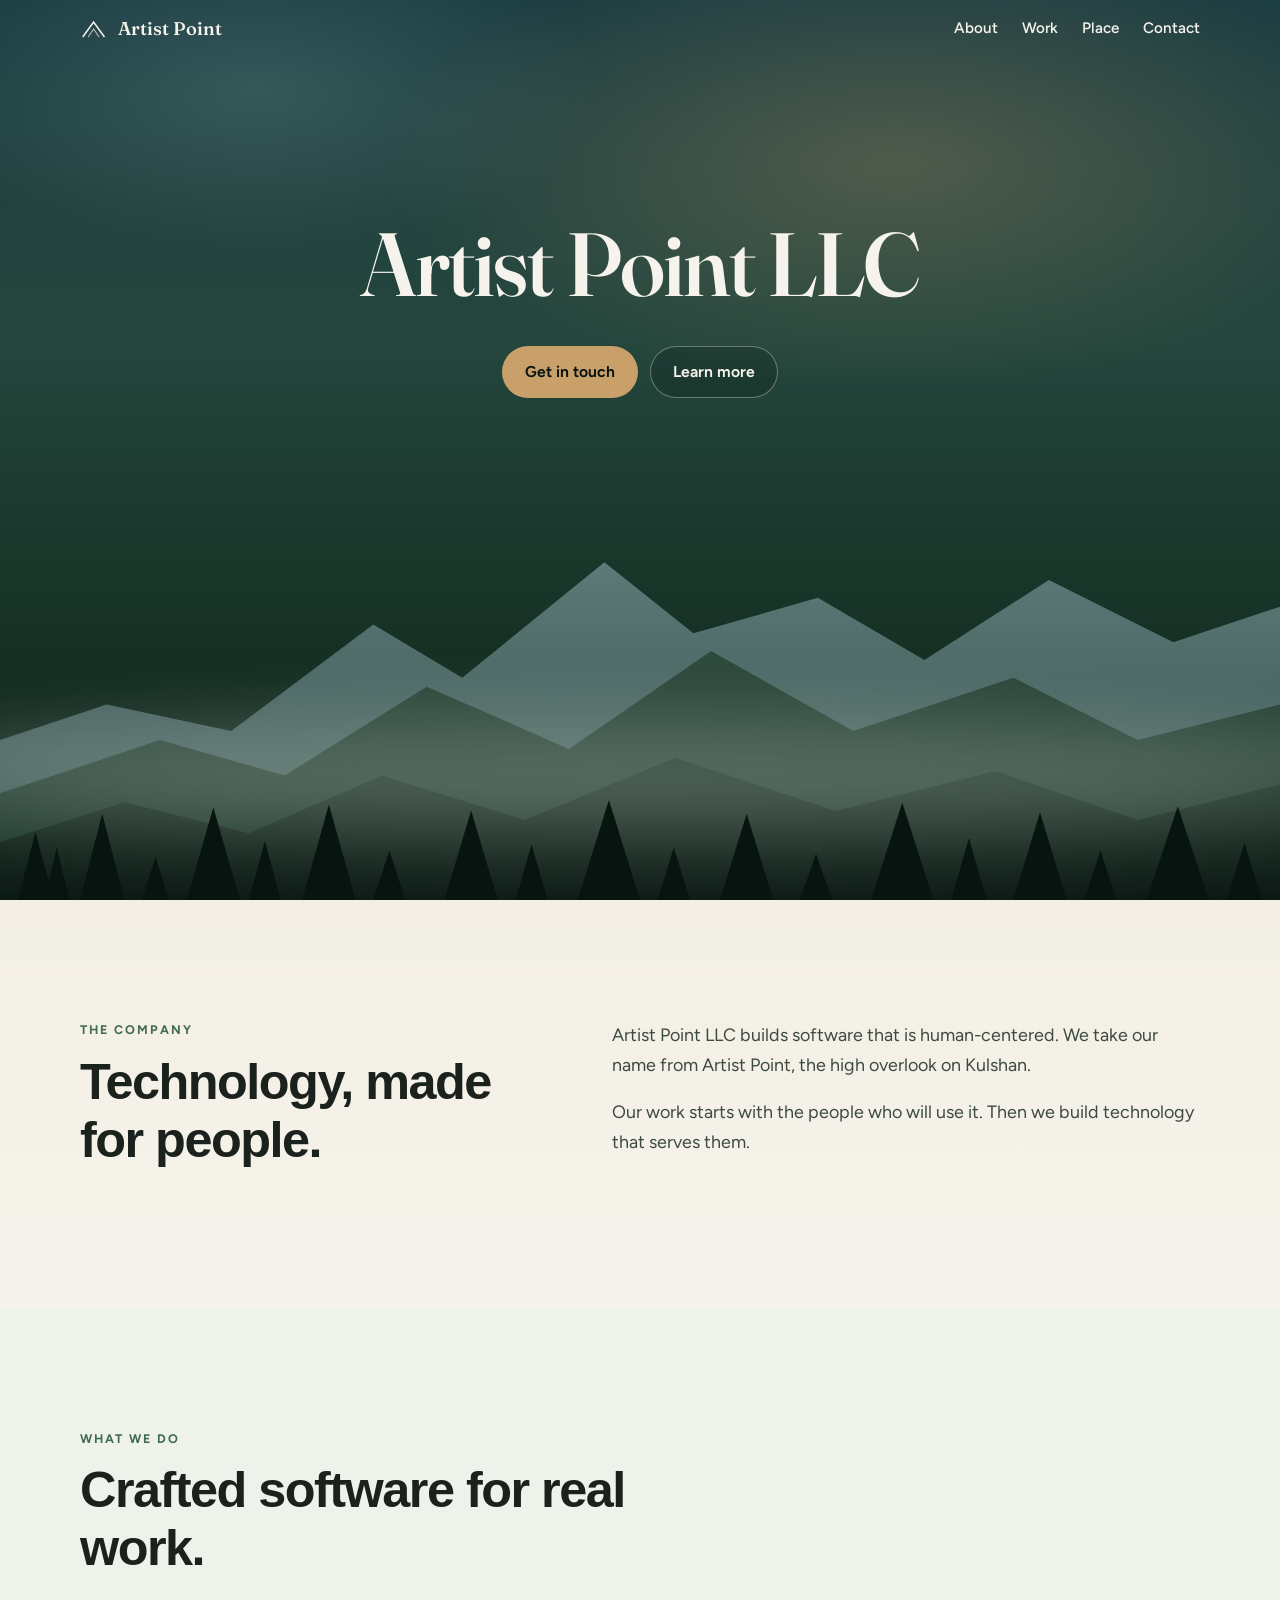
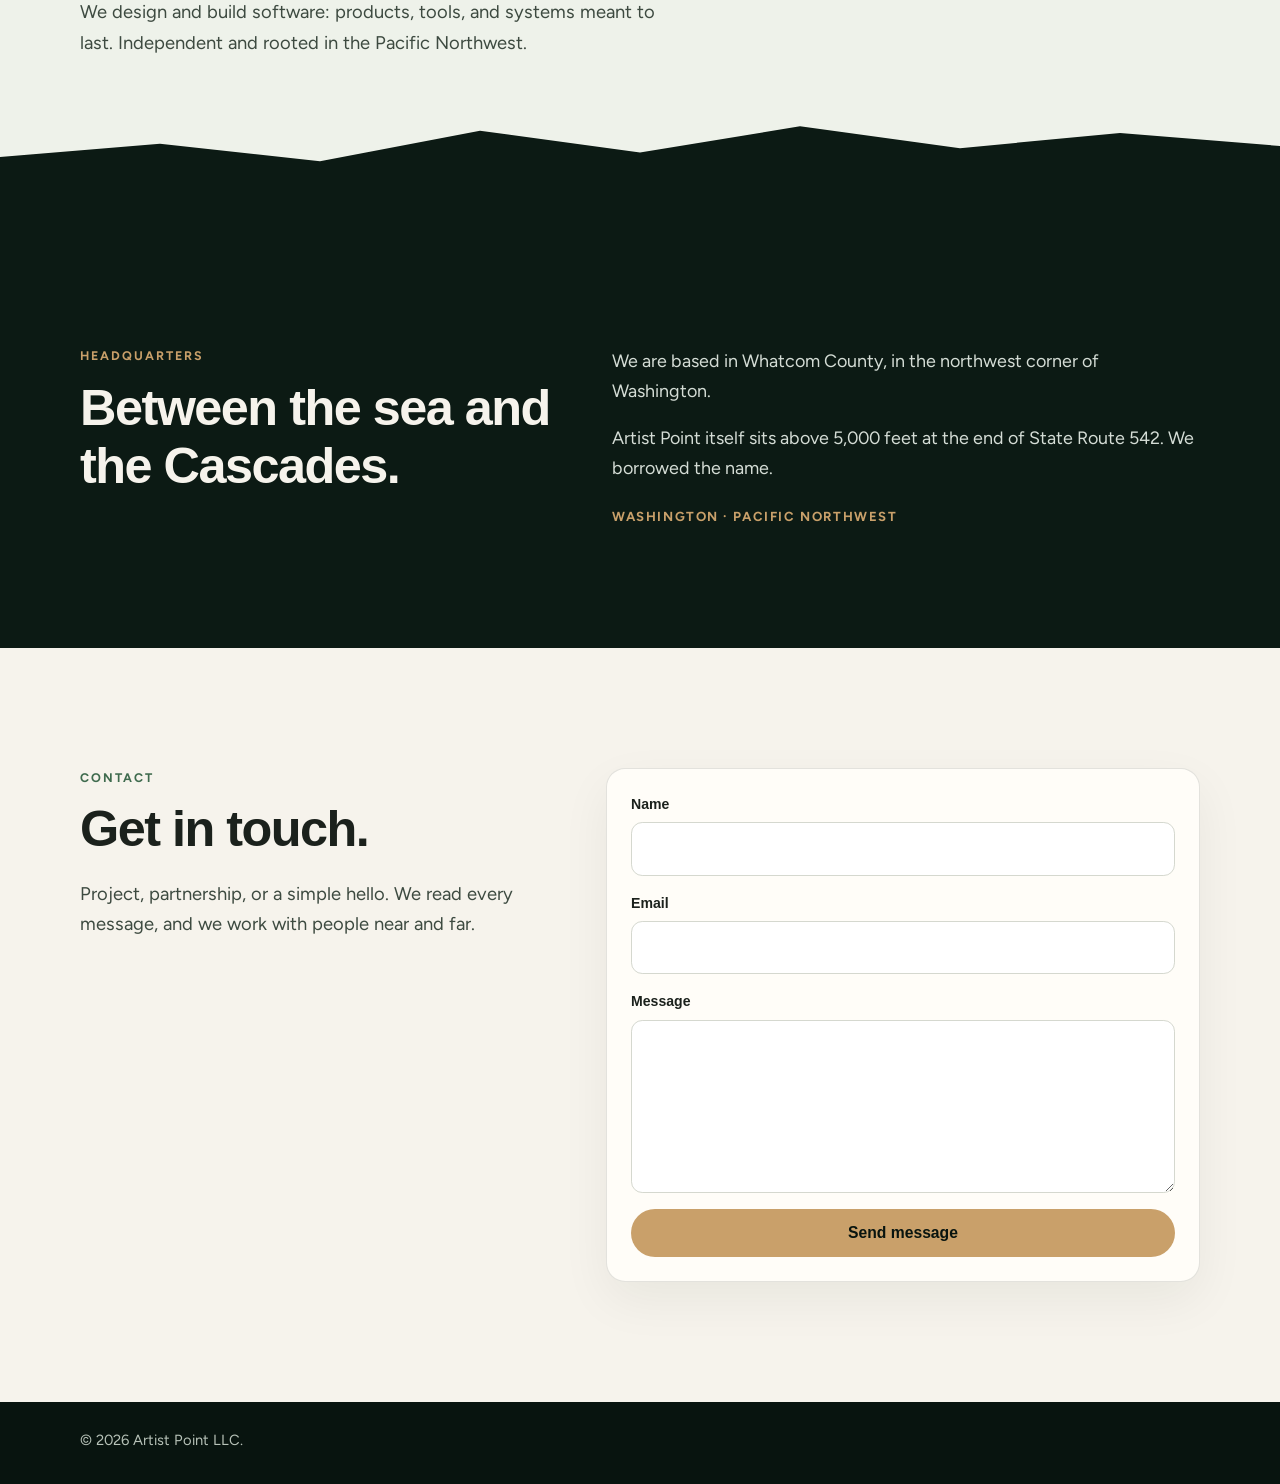
<file: index.html>
<!DOCTYPE html>
<html lang="en">
  <head>
    <meta charset="utf-8" />
    <meta name="viewport" content="width=device-width, initial-scale=1" />
    <title>Artist Point LLC</title>
    <meta
      name="description"
      content="Artist Point LLC builds human-centered software from the Pacific Northwest."
    />
    <meta name="theme-color" content="#0c1a14" />
    <meta property="og:title" content="Artist Point LLC" />
    <meta
      property="og:description"
      content="A software company that keeps technology human centered."
    />
    <meta property="og:type" content="website" />
    <meta name="twitter:card" content="summary" />

    <link rel="icon" href="assets/favicon.svg" type="image/svg+xml" />
    <link rel="preconnect" href="https://fonts.googleapis.com" />
    <link rel="preconnect" href="https://fonts.gstatic.com" crossorigin />
    <link
      href="https://fonts.googleapis.com/css2?family=Figtree:ital,wght@0,400;0,500;0,600;0,700;1,400&family=Fraunces:ital,opsz,wght@0,9..144,400;0,9..144,560;0,9..144,680;1,9..144,400&display=swap"
      rel="stylesheet"
    />
    <link rel="stylesheet" href="css/styles.css" />
  </head>
  <body>
    <a class="skip-link" href="#main">Skip to content</a>

    <header class="site-header" data-header>
      <div class="nav-wrap">
        <a class="wordmark" href="#top" aria-label="Artist Point LLC home">
          <svg class="mark" viewBox="0 0 40 32" aria-hidden="true">
            <path d="M4 28 L20 6 L36 28" fill="none" stroke="currentColor" stroke-width="2.2" />
            <path d="M12 28 L20 16 L28 28" fill="none" stroke="currentColor" stroke-width="1.6" opacity="0.7" />
          </svg>
          <span>Artist Point</span>
        </a>

        <button class="nav-toggle" type="button" aria-expanded="false" aria-controls="site-nav" data-nav-toggle>
          <span class="sr-only">Menu</span>
          <span class="nav-toggle-bars" aria-hidden="true"></span>
        </button>

        <nav id="site-nav" class="site-nav" data-nav>
          <a href="#about">About</a>
          <a href="#work">Work</a>
          <a href="#place">Place</a>
          <a href="#contact">Contact</a>
        </nav>
      </div>
    </header>

    <main id="main">
      <section class="hero" id="top">
        <div class="hero-sky" aria-hidden="true"></div>
        <div class="hero-copy">
          <h1>Artist Point LLC</h1>
          <div class="hero-actions">
            <a class="btn btn-primary" href="#contact">Get in touch</a>
            <a class="btn btn-ghost" href="#about">Learn more</a>
          </div>
        </div>

        <div class="hero-landscape" aria-hidden="true">
          <svg class="ridges" viewBox="0 0 1440 520" preserveAspectRatio="xMidYMax slice">
            <defs>
              <linearGradient id="far" x1="0" y1="0" x2="0" y2="1">
                <stop offset="0%" stop-color="#5d7a78" />
                <stop offset="100%" stop-color="#2f4a46" />
              </linearGradient>
              <linearGradient id="mid" x1="0" y1="0" x2="0" y2="1">
                <stop offset="0%" stop-color="#2d4a3c" />
                <stop offset="100%" stop-color="#173026" />
              </linearGradient>
              <linearGradient id="near" x1="0" y1="0" x2="0" y2="1">
                <stop offset="0%" stop-color="#163024" />
                <stop offset="100%" stop-color="#0c1a14" />
              </linearGradient>
            </defs>
            <path
              fill="url(#far)"
              d="M0 340 L120 300 L260 330 L420 210 L520 270 L680 140 L780 220 L920 180 L1040 250 L1180 160 L1320 230 L1440 190 L1440 520 L0 520 Z"
            />
            <path
              fill="url(#mid)"
              d="M0 400 L180 340 L320 380 L480 280 L640 350 L800 240 L960 330 L1140 270 L1280 340 L1440 300 L1440 520 L0 520 Z"
            />
            <path
              fill="url(#near)"
              d="M0 455 L140 410 L280 445 L430 380 L590 430 L760 360 L940 420 L1120 375 L1280 430 L1440 390 L1440 520 L0 520 Z"
            />
          </svg>
          <div class="fog fog-1"></div>
          <div class="fog fog-2"></div>
          <svg class="treeline" viewBox="0 0 1440 180" preserveAspectRatio="none">
            <g fill="#08140f">
              <path d="M20 180 L40 70 L60 180 Z" />
              <path d="M50 180 L64 95 L78 180 Z" />
              <path d="M90 180 L115 40 L140 180 Z" />
              <path d="M160 180 L175 110 L190 180 Z" />
              <path d="M210 180 L240 30 L270 180 Z" />
              <path d="M280 180 L298 85 L316 180 Z" />
              <path d="M340 180 L370 25 L400 180 Z" />
              <path d="M420 180 L438 100 L456 180 Z" />
              <path d="M500 180 L530 35 L560 180 Z" />
              <path d="M580 180 L598 90 L616 180 Z" />
              <path d="M650 180 L685 18 L720 180 Z" />
              <path d="M740 180 L758 95 L776 180 Z" />
              <path d="M810 180 L840 40 L870 180 Z" />
              <path d="M900 180 L918 105 L936 180 Z" />
              <path d="M980 180 L1015 22 L1050 180 Z" />
              <path d="M1070 180 L1090 80 L1110 180 Z" />
              <path d="M1140 180 L1170 38 L1200 180 Z" />
              <path d="M1220 180 L1238 100 L1256 180 Z" />
              <path d="M1290 180 L1325 28 L1360 180 Z" />
              <path d="M1380 180 L1400 88 L1420 180 Z" />
            </g>
          </svg>
        </div>
      </section>

      <section class="section about" id="about">
        <div class="container split">
          <div>
            <p class="eyebrow">The company</p>
            <h2>Technology, made for people.</h2>
          </div>
          <div class="prose">
            <p>
              Artist Point LLC builds software that is human-centered.
              We take our name from Artist Point, the high overlook on Kulshan.
            </p>
            <p>
              Our work starts with the people who will use it. Then we build
              technology that serves them.
            </p>
          </div>
        </div>
      </section>

      <section class="section work" id="work">
        <div class="container">
          <div class="section-head">
            <p class="eyebrow">What we do</p>
            <h2>Crafted software for real work.</h2>
            <p class="section-lead">
              We design and build software: products, tools, and systems
              meant to last. Independent and rooted in the
              Pacific Northwest.
            </p>
          </div>
        </div>
      </section>

      <section class="section place" id="place">
        <div class="place-band" aria-hidden="true">
          <svg viewBox="0 0 1440 220" preserveAspectRatio="none">
            <path fill="#0c1a14" d="M0 80 L180 50 L360 90 L540 20 L720 70 L900 10 L1080 60 L1260 25 L1440 55 L1440 220 L0 220 Z" />
          </svg>
        </div>
        <div class="container split place-grid">
          <div>
            <p class="eyebrow light">Headquarters</p>
            <h2>Between the sea and the Cascades.</h2>
          </div>
          <div class="prose light">
            <p>
              We are based in Whatcom County, in the northwest corner of
              Washington.
            </p>
            <p>
              Artist Point itself sits above 5,000 feet at the end of State
              Route 542. We borrowed the name.
            </p>
            <p class="place-meta">Washington · Pacific Northwest</p>
          </div>
        </div>
      </section>

      <section class="section contact" id="contact">
        <div class="container contact-grid">
          <div>
            <p class="eyebrow">Contact</p>
            <h2>Get in touch.</h2>
            <p class="section-lead">
              Project, partnership, or a simple hello. We read every
              message, and we work with people near and far.
            </p>
          </div>

          <form
            class="contact-form"
            action="https://formspree.io/f/xppzpwoa"
            method="POST"
            data-contact-form
          >
            <label class="honeypot" for="company-website">
              Website
              <input type="text" id="company-website" name="_gotcha" tabindex="-1" autocomplete="off" />
            </label>

            <div class="field">
              <label for="name">Name</label>
              <input id="name" name="name" type="text" autocomplete="name" required />
            </div>

            <div class="field">
              <label for="email">Email</label>
              <input id="email" name="email" type="email" autocomplete="email" required />
            </div>

            <div class="field">
              <label for="message">Message</label>
              <textarea id="message" name="message" rows="6" required></textarea>
            </div>

            <input type="hidden" name="_subject" value="Message from artistpoint.net" />

            <button class="btn btn-primary" type="submit" data-submit>
              Send message
            </button>

            <p class="form-status" role="status" aria-live="polite" data-form-status hidden></p>
          </form>
        </div>
      </section>
    </main>

    <footer class="site-footer">
      <div class="container footer-row">
        <p>© <span data-year></span> Artist Point LLC.</p>
      </div>
    </footer>

    <script src="js/main.js"></script>
  </body>
</html>
</file>
<file: css/styles.css>
:root {
  --forest-night: #08140f;
  --forest: #0c1a14;
  --pine: #163024;
  --moss: #3f6b4e;
  --cedar: #c9a06a;
  --cedar-deep: #a67c3a;
  --fog: #e6ebe4;
  --mist: #c5d0c6;
  --glacier: #8aaeb0;
  --snow: #f6f3ec;
  --ink: #1b211c;
  --ink-soft: #3d4a40;
  --line: rgba(27, 33, 28, 0.12);
  --serif: "Fraunces", "Iowan Old Style", "Palatino Linotype", Palatino, serif;
  --sans: "Figtree", "Segoe UI", system-ui, sans-serif;
  --space: clamp(1.25rem, 3vw, 2.5rem);
  --wide: 70rem;
  --radius: 1rem;
}

*,
*::before,
*::after {
  box-sizing: border-box;
}

html {
  scroll-behavior: smooth;
  scroll-padding-top: 5rem;
}

body {
  margin: 0;
  color: var(--ink);
  background: var(--snow);
  font-family: var(--sans);
  font-size: 1.0625rem;
  line-height: 1.65;
  text-rendering: optimizeLegibility;
}

img,
svg {
  display: block;
  max-width: 100%;
}

a {
  color: inherit;
}

h1,
h2,
h3 {
  font-family: var(--serif);
  font-weight: 560;
  line-height: 1.15;
  letter-spacing: -0.02em;
}

h1 {
  font-size: clamp(2.8rem, 8vw, 5.6rem);
  margin: 0.2em 0 0.35em;
}

h2 {
  font-family: -apple-system, BlinkMacSystemFont, "Segoe UI", Roboto, Helvetica, Arial, sans-serif;
  font-size: clamp(2rem, 4.5vw, 3.15rem);
  font-weight: 650;
  letter-spacing: -0.03em;
  margin: 0 0 0.4em;
}

h3 {
  font-size: 1.4rem;
  margin: 0 0 0.45em;
}

p {
  margin: 0 0 1em;
}

p:last-child {
  margin-bottom: 0;
}

.sr-only {
  position: absolute;
  width: 1px;
  height: 1px;
  padding: 0;
  margin: -1px;
  overflow: hidden;
  clip: rect(0, 0, 0, 0);
  border: 0;
}

.skip-link {
  position: absolute;
  left: 1rem;
  top: -3rem;
  z-index: 80;
  padding: 0.6rem 0.9rem;
  background: var(--cedar);
  color: var(--forest);
  font-weight: 600;
  text-decoration: none;
}

.skip-link:focus {
  top: 1rem;
}

.container {
  width: min(calc(100% - 2.4rem), var(--wide));
  margin-inline: auto;
}

.eyebrow {
  margin: 0 0 0.75rem;
  color: var(--moss);
  font-size: 0.78rem;
  font-weight: 700;
  letter-spacing: 0.16em;
  text-transform: uppercase;
}

.eyebrow.light,
.prose.light .place-meta {
  color: var(--cedar);
}

.section {
  padding: clamp(4.5rem, 10vw, 7.5rem) 0;
}

.section-head {
  max-width: 38rem;
}

.section-lead {
  color: var(--ink-soft);
  font-size: 1.15rem;
}

.split {
  display: grid;
  gap: clamp(1.5rem, 4vw, 4rem);
}

@media (min-width: 800px) {
  .split {
    grid-template-columns: minmax(0, 0.9fr) minmax(0, 1.1fr);
    align-items: start;
  }
}

.prose {
  font-size: 1.12rem;
  color: var(--ink-soft);
}

.prose.light {
  color: #d5ddd6;
}

.site-header {
  position: fixed;
  inset: 0 0 auto;
  z-index: 40;
  padding: 0.85rem 0;
  color: var(--snow);
  transition: background 220ms ease, box-shadow 220ms ease, color 220ms ease;
}

.site-header.is-scrolled {
  background: rgba(8, 20, 15, 0.92);
  box-shadow: 0 8px 30px rgba(8, 20, 15, 0.18);
  backdrop-filter: blur(14px);
}

.nav-wrap {
  width: min(calc(100% - 2.4rem), var(--wide));
  margin-inline: auto;
  display: flex;
  align-items: center;
  justify-content: space-between;
  gap: 1rem;
}

.wordmark {
  display: inline-flex;
  align-items: center;
  gap: 0.65rem;
  color: inherit;
  font-family: var(--serif);
  font-size: 1.15rem;
  font-weight: 560;
  text-decoration: none;
}

.mark {
  width: 1.7rem;
  height: auto;
}

.site-nav {
  display: flex;
  gap: 1.5rem;
}

.site-nav a {
  color: inherit;
  text-decoration: none;
  font-size: 0.95rem;
  font-weight: 550;
}

.site-nav a:hover,
.site-nav a:focus-visible {
  color: var(--cedar);
}

.nav-toggle {
  display: none;
  width: 2.6rem;
  height: 2.6rem;
  border: 1px solid rgba(246, 243, 236, 0.25);
  border-radius: 999px;
  background: transparent;
  color: inherit;
  cursor: pointer;
}

.nav-toggle-bars,
.nav-toggle-bars::before,
.nav-toggle-bars::after {
  display: block;
  width: 1rem;
  height: 1.5px;
  margin-inline: auto;
  background: currentColor;
  content: "";
}

.nav-toggle-bars::before {
  transform: translateY(-5px);
}

.nav-toggle-bars::after {
  transform: translateY(3.5px);
}

.hero {
  position: relative;
  min-height: 100vh;
  min-height: 100dvh;
  display: grid;
  grid-template-rows: 1fr minmax(32vh, 44vh);
  overflow: hidden;
  color: var(--snow);
  background: #17333a;
}

.hero-sky {
  position: absolute;
  inset: 0;
  background:
    radial-gradient(ellipse 80% 50% at 70% 18%, rgba(201, 160, 106, 0.28), transparent 50%),
    radial-gradient(ellipse 60% 40% at 20% 10%, rgba(138, 174, 176, 0.22), transparent 45%),
    linear-gradient(180deg, #1c3d42 0%, #24463d 38%, #163024 72%, #0c1a14 100%);
}

.hero-copy {
  position: relative;
  z-index: 2;
  width: min(calc(100% - 2.4rem), 46rem);
  margin: 0 auto;
  padding-top: 5.5rem;
  align-self: center;
  text-align: center;
}

.lede {
  margin: 0 auto 1.8rem;
  max-width: 36rem;
  color: #e4ebe4;
  font-size: clamp(1.1rem, 2vw, 1.28rem);
}

.hero-actions {
  display: flex;
  flex-wrap: wrap;
  justify-content: center;
  gap: 0.8rem;
}

.hero-landscape {
  position: relative;
  height: 100%;
  pointer-events: none;
}

.ridges,
.treeline {
  position: absolute;
  left: 0;
  width: 100%;
}

.ridges {
  bottom: 0;
  height: 100%;
}

.treeline {
  bottom: 0;
  height: 28%;
}

.fog {
  position: absolute;
  left: -10%;
  width: 120%;
  height: 28%;
  border-radius: 50%;
  filter: blur(28px);
  background: rgba(230, 235, 228, 0.18);
  animation: drift 28s ease-in-out infinite;
}

.fog-1 {
  bottom: 22%;
}

.fog-2 {
  bottom: 8%;
  opacity: 0.7;
  animation-duration: 36s;
  animation-direction: reverse;
}

@keyframes drift {
  0%,
  100% {
    transform: translateX(-3%);
  }
  50% {
    transform: translateX(4%);
  }
}

.btn {
  display: inline-flex;
  align-items: center;
  justify-content: center;
  min-height: 3rem;
  padding: 0.75rem 1.35rem;
  border: 1px solid transparent;
  border-radius: 999px;
  font-family: var(--sans);
  font-size: 0.98rem;
  font-weight: 650;
  text-decoration: none;
  cursor: pointer;
}

.btn-primary {
  background: var(--cedar);
  color: var(--forest-night);
}

.btn-primary:hover,
.btn-primary:focus-visible {
  background: #d8b57a;
}

.btn-ghost {
  border-color: rgba(246, 243, 236, 0.35);
  background: rgba(8, 20, 15, 0.2);
  color: var(--snow);
}

.btn-ghost:hover,
.btn-ghost:focus-visible {
  border-color: var(--cedar);
  color: var(--cedar);
}

.about {
  background:
    linear-gradient(180deg, #f3efe4 0%, var(--snow) 100%);
}

.work {
  background: #eef2ea;
  padding-bottom: clamp(6.5rem, 12vw, 9.5rem);
}

.place {
  position: relative;
  background: var(--forest);
  color: var(--snow);
  padding-top: clamp(6rem, 12vw, 8.5rem);
}

.place-band {
  position: absolute;
  top: -5.5rem;
  left: 0;
  width: 100%;
  pointer-events: none;
}

.place-band svg {
  width: 100%;
  height: 6rem;
}

.place-meta {
  margin-top: 1.5rem;
  font-size: 0.82rem;
  font-weight: 700;
  letter-spacing: 0.12em;
  text-transform: uppercase;
}

.contact {
  background: var(--snow);
}

.contact-grid {
  display: grid;
  gap: 2.5rem;
}

@media (min-width: 860px) {
  .contact-grid {
    grid-template-columns: 0.9fr 1.1fr;
    align-items: start;
  }
}

.contact-form {
  display: grid;
  gap: 1rem;
  padding: 1.5rem;
  border: 1px solid var(--line);
  border-radius: calc(var(--radius) + 0.2rem);
  background: #fffdf8;
  box-shadow: 0 18px 50px rgba(12, 26, 20, 0.06);
  font-family: -apple-system, BlinkMacSystemFont, "Segoe UI", Roboto, Helvetica, Arial, sans-serif;
}

.contact-form .btn {
  font-family: inherit;
}

.field {
  display: grid;
  gap: 0.4rem;
}

.field label {
  font-size: 0.88rem;
  font-weight: 650;
}

.field input,
.field textarea {
  width: 100%;
  padding: 0.85rem 0.9rem;
  border: 1px solid #d5d8cf;
  border-radius: 0.7rem;
  background: #fff;
  color: var(--ink);
  font-family: -apple-system, BlinkMacSystemFont, "Segoe UI", Roboto, Helvetica, Arial, sans-serif;
  font-size: 1rem;
  line-height: 1.5;
}

.field input:focus,
.field textarea:focus {
  outline: 2px solid var(--moss);
  outline-offset: 1px;
  border-color: var(--moss);
}

.honeypot {
  position: absolute;
  left: -9999px;
  width: 1px;
  height: 1px;
  overflow: hidden;
}

.form-status {
  margin: 0;
  font-size: 0.95rem;
}

.form-status.is-success {
  color: var(--moss);
}

.form-status.is-error {
  color: #8a2f2f;
}

.site-footer {
  padding: 1.6rem 0 2rem;
  background: var(--forest-night);
  color: #b7c2b8;
  font-size: 0.92rem;
}

.footer-row {
  display: flex;
  flex-wrap: wrap;
  justify-content: space-between;
  gap: 0.6rem 1.5rem;
}

.footer-note {
  color: #8a978c;
}

@media (max-width: 720px) {
  .nav-toggle {
    display: inline-flex;
    align-items: center;
    justify-content: center;
  }

  .site-nav {
    position: absolute;
    top: calc(100% - 0.2rem);
    right: 1.2rem;
    display: none;
    flex-direction: column;
    gap: 0;
    min-width: 12rem;
    padding: 0.5rem;
    border: 1px solid rgba(246, 243, 236, 0.12);
    border-radius: 0.9rem;
    background: rgba(8, 20, 15, 0.96);
  }

  .site-nav.is-open {
    display: flex;
  }

  .site-nav a {
    padding: 0.7rem 0.8rem;
  }
}

@media (prefers-reduced-motion: reduce) {
  html {
    scroll-behavior: auto;
  }

  .fog {
    animation: none;
  }
}
</file>
